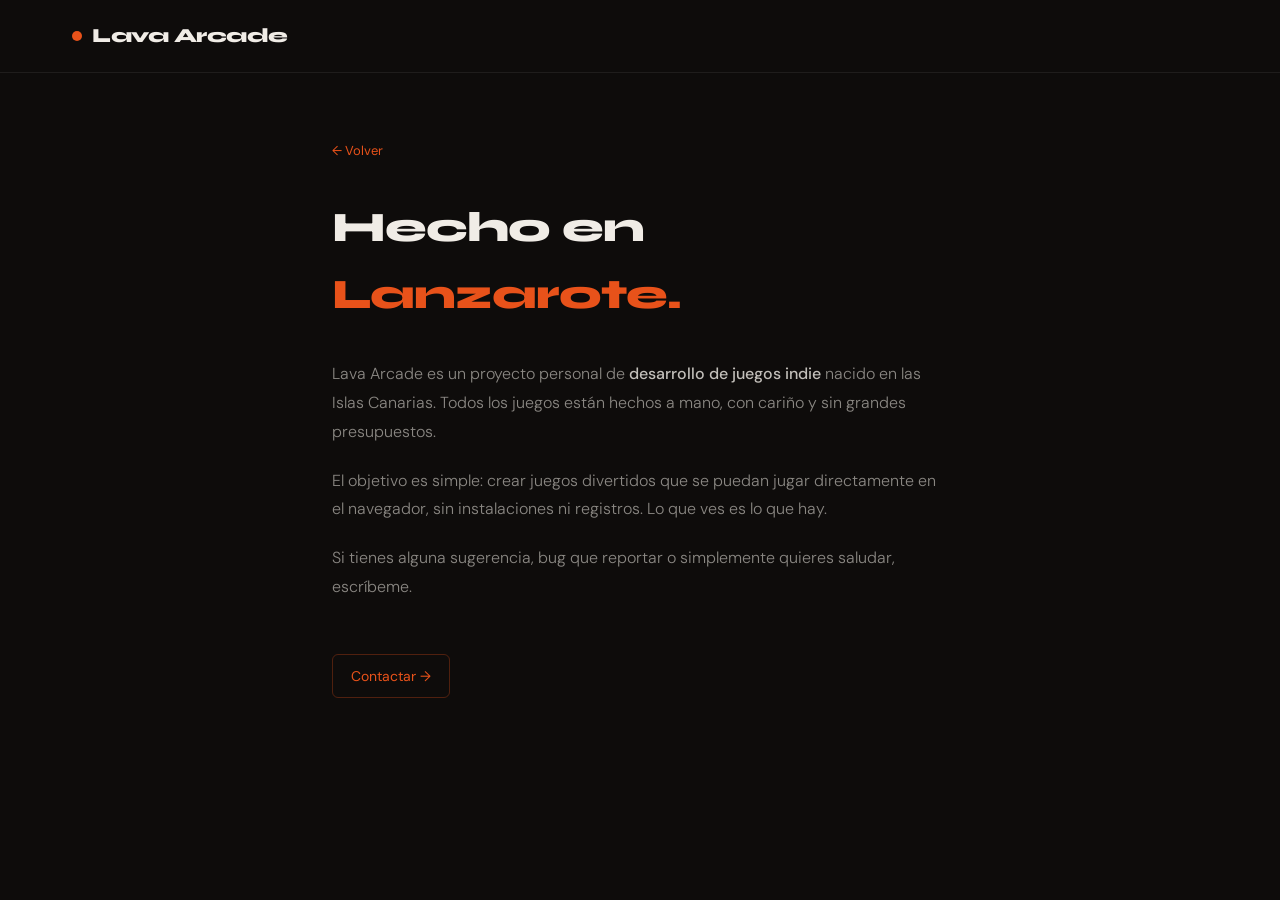
<file: about.html>
<!DOCTYPE html>
<html lang="es">
<head>
  <meta charset="UTF-8" />
  <meta name="viewport" content="width=device-width, initial-scale=1.0" />
  <title>Sobre mí — Lava Arcade</title>
  <link rel="icon" href="assets/favicon.svg" type="image/svg+xml" />
  <link rel="preconnect" href="https://fonts.googleapis.com" />
  <link rel="preconnect" href="https://fonts.gstatic.com" crossorigin />
  <link href="https://fonts.googleapis.com/css2?family=Syne:wght@700;800&family=DM+Sans:wght@300;400;500&display=swap" rel="stylesheet" />
  <link rel="stylesheet" href="assets/css/style.css" />
  <style>
    .prose { max-width: 680px; margin: 0 auto; padding: 4rem 2rem; }
    .prose h1 { font-family: 'Syne', sans-serif; font-size: 42px; font-weight: 800; letter-spacing: -1px; margin-bottom: 2rem; }
    .prose h1 em { font-style: normal; color: #e8521a; }
    .prose p { font-size: 16px; color: rgba(240,236,230,0.55); line-height: 1.8; margin-bottom: 1.25rem; font-weight: 300; }
    .prose strong { color: rgba(240,236,230,0.8); font-weight: 500; }
    .back-link { display: inline-flex; align-items: center; gap: 6px; font-size: 13px; color: #e8521a; margin-bottom: 2rem; }
    .contact-link { display: inline-flex; align-items: center; gap: 8px; margin-top: 2rem; font-size: 14px; color: #e8521a; border: 0.5px solid rgba(232,82,26,0.3); padding: 10px 18px; border-radius: 6px; transition: background 0.18s; }
    .contact-link:hover { background: rgba(232,82,26,0.1); }
  </style>
</head>
<body>
  <nav class="nav">
    <div class="nav-inner">
      <a href="index.html" class="logo"><span class="logo-dot"></span>Lava Arcade</a>
    </div>
  </nav>
  <div class="prose">
    <a href="index.html" class="back-link">← Volver</a>
    <h1>Hecho en <em>Lanzarote.</em></h1>
    <p>Lava Arcade es un proyecto personal de <strong>desarrollo de juegos indie</strong> nacido en las Islas Canarias. Todos los juegos están hechos a mano, con cariño y sin grandes presupuestos.</p>
    <p>El objetivo es simple: crear juegos divertidos que se puedan jugar directamente en el navegador, sin instalaciones ni registros. Lo que ves es lo que hay.</p>
    <p>Si tienes alguna sugerencia, bug que reportar o simplemente quieres saludar, escríbeme.</p>
    <a href="mailto:hola@lavaarcade.com" class="contact-link">Contactar →</a>
  </div>
</body>
</html>
</file>
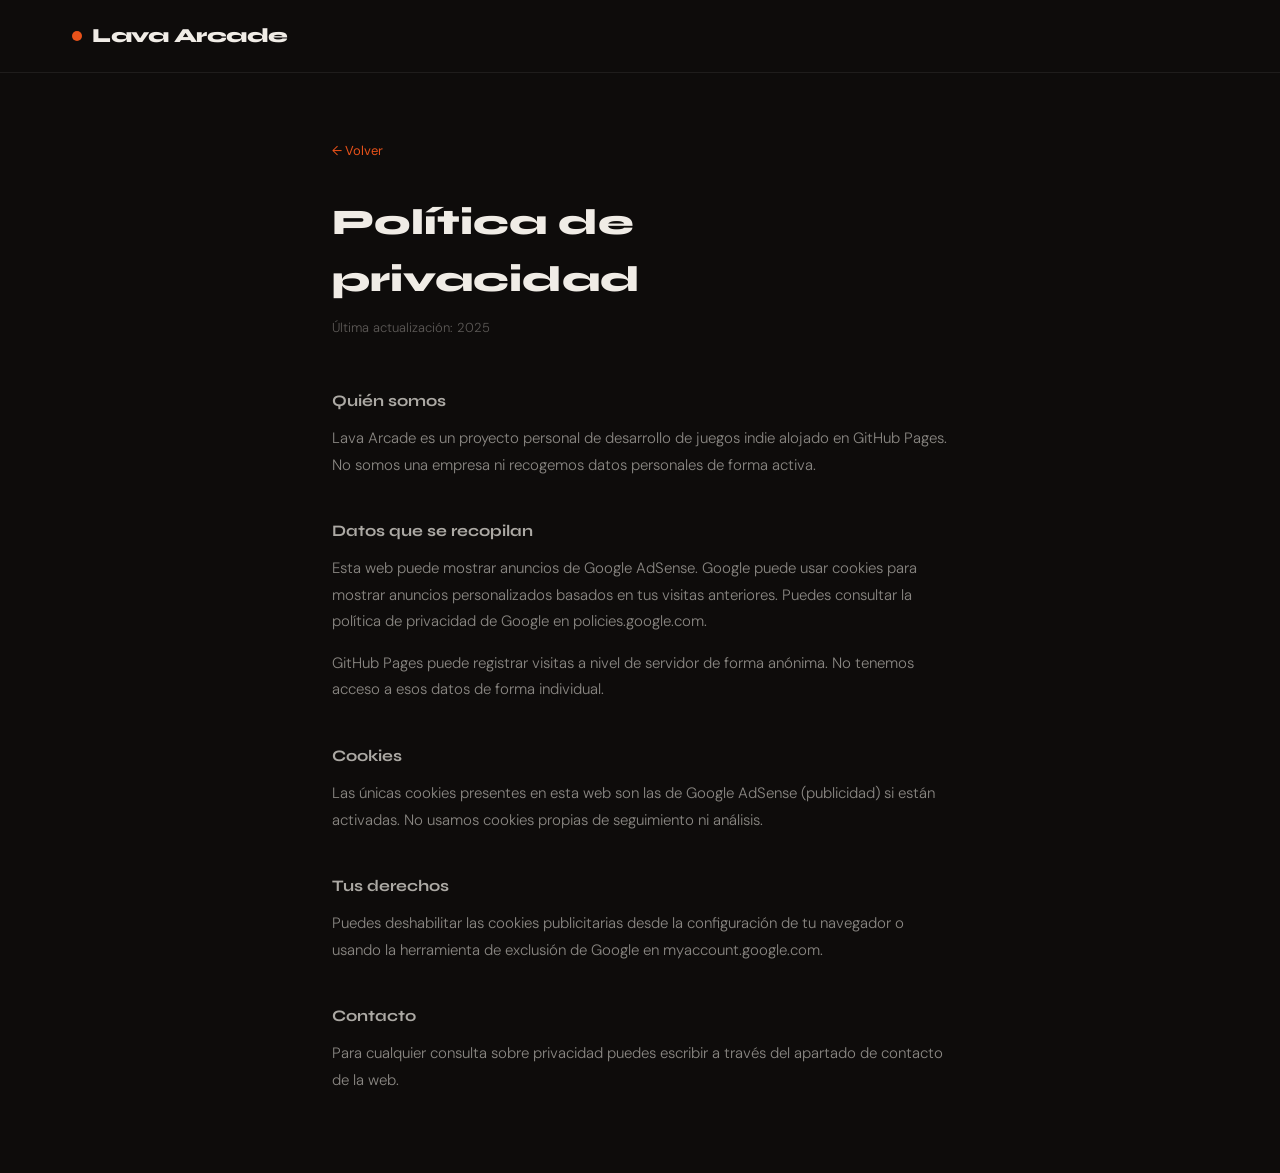
<file: privacy.html>
<!DOCTYPE html>
<html lang="es">
<head>
  <meta charset="UTF-8" />
  <meta name="viewport" content="width=device-width, initial-scale=1.0" />
  <title>Privacidad — Lava Arcade</title>
  <link rel="icon" href="assets/favicon.svg" type="image/svg+xml" />
  <link rel="preconnect" href="https://fonts.googleapis.com" />
  <link rel="preconnect" href="https://fonts.gstatic.com" crossorigin />
  <link href="https://fonts.googleapis.com/css2?family=Syne:wght@700;800&family=DM+Sans:wght@300;400;500&display=swap" rel="stylesheet" />
  <link rel="stylesheet" href="assets/css/style.css" />
  <style>
    .prose { max-width: 680px; margin: 0 auto; padding: 4rem 2rem; }
    .prose h1 { font-family: 'Syne', sans-serif; font-size: 36px; font-weight: 800; margin-bottom: 0.5rem; }
    .prose .date { font-size: 13px; color: rgba(240,236,230,0.35); margin-bottom: 3rem; }
    .prose h2 { font-family: 'Syne', sans-serif; font-size: 16px; font-weight: 700; margin: 2.5rem 0 0.75rem; color: rgba(240,236,230,0.7); }
    .prose p { font-size: 15px; color: rgba(240,236,230,0.55); line-height: 1.75; margin-bottom: 1rem; font-weight: 300; }
    .back-link { display: inline-flex; align-items: center; gap: 6px; font-size: 13px; color: #e8521a; margin-bottom: 2rem; }
  </style>
</head>
<body>
  <nav class="nav">
    <div class="nav-inner">
      <a href="index.html" class="logo"><span class="logo-dot"></span>Lava Arcade</a>
    </div>
  </nav>
  <div class="prose">
    <a href="index.html" class="back-link">← Volver</a>
    <h1>Política de privacidad</h1>
    <p class="date">Última actualización: 2025</p>

    <h2>Quién somos</h2>
    <p>Lava Arcade es un proyecto personal de desarrollo de juegos indie alojado en GitHub Pages. No somos una empresa ni recogemos datos personales de forma activa.</p>

    <h2>Datos que se recopilan</h2>
    <p>Esta web puede mostrar anuncios de Google AdSense. Google puede usar cookies para mostrar anuncios personalizados basados en tus visitas anteriores. Puedes consultar la política de privacidad de Google en policies.google.com.</p>
    <p>GitHub Pages puede registrar visitas a nivel de servidor de forma anónima. No tenemos acceso a esos datos de forma individual.</p>

    <h2>Cookies</h2>
    <p>Las únicas cookies presentes en esta web son las de Google AdSense (publicidad) si están activadas. No usamos cookies propias de seguimiento ni análisis.</p>

    <h2>Tus derechos</h2>
    <p>Puedes deshabilitar las cookies publicitarias desde la configuración de tu navegador o usando la herramienta de exclusión de Google en myaccount.google.com.</p>

    <h2>Contacto</h2>
    <p>Para cualquier consulta sobre privacidad puedes escribir a través del apartado de contacto de la web.</p>
  </div>
</body>
</html>
</file>
<file: assets/css/style.css>
*, *::before, *::after { box-sizing: border-box; margin: 0; padding: 0; }

:root {
  --bg: #0e0c0b;
  --bg-card: #141210;
  --bg-card-hover: #1c1916;
  --bg-featured: #1a1210;
  --text: #f0ece6;
  --text-muted: rgba(240,236,230,0.45);
  --text-faint: rgba(240,236,230,0.2);
  --border: rgba(255,255,255,0.07);
  --border-mid: rgba(255,255,255,0.12);
  --accent: #e8521a;
  --accent-dim: rgba(232,82,26,0.15);
  --accent-border: rgba(232,82,26,0.3);
  --green: #1D9E75;
  --green-dim: rgba(29,158,117,0.15);
  --green-border: rgba(29,158,117,0.3);
  --font-display: 'Syne', sans-serif;
  --font-body: 'DM Sans', sans-serif;
}

html { scroll-behavior: smooth; }

body {
  font-family: var(--font-body);
  background: var(--bg);
  color: var(--text);
  min-height: 100vh;
  font-size: 16px;
  line-height: 1.6;
  -webkit-font-smoothing: antialiased;
}

a { color: inherit; text-decoration: none; }

/* NAV */
.nav {
  position: sticky;
  top: 0;
  z-index: 100;
  background: var(--bg);
  border-bottom: 0.5px solid var(--border);
}

.nav-inner {
  display: flex;
  align-items: center;
  justify-content: space-between;
  padding: 1.25rem 2rem;
  max-width: 1200px;
  margin: 0 auto;
}

.logo {
  font-family: var(--font-display);
  font-weight: 800;
  font-size: 20px;
  letter-spacing: -0.5px;
  display: flex;
  align-items: center;
  gap: 10px;
  color: var(--text);
}

.logo-dot {
  width: 10px;
  height: 10px;
  border-radius: 50%;
  background: var(--accent);
  display: inline-block;
  flex-shrink: 0;
}

.nav-links {
  display: flex;
  gap: 2rem;
  list-style: none;
  font-size: 13px;
  color: var(--text-muted);
}

.nav-links a { transition: color 0.2s; }
.nav-links a:hover { color: var(--text); }

.nav-mobile-btn {
  display: none;
  background: none;
  border: none;
  color: var(--text-muted);
  font-size: 22px;
  cursor: pointer;
  padding: 4px;
}

.nav-links-mobile {
  display: none;
  flex-direction: column;
  list-style: none;
  padding: 0.75rem 2rem 1rem;
  gap: 0.75rem;
  border-top: 0.5px solid var(--border);
}

.nav-links-mobile.open { display: flex; }
.nav-links-mobile a { font-size: 15px; color: var(--text-muted); }
.nav-links-mobile a:hover { color: var(--text); }

/* STATS BAR */
.stats-bar {
  display: flex;
  gap: 2.5rem;
  padding: 1.25rem 2rem;
  border-bottom: 0.5px solid var(--border);
  max-width: 1200px;
  margin: 0 auto;
  width: 100%;
}

.stat-val {
  display: block;
  font-family: var(--font-display);
  font-size: 22px;
  font-weight: 800;
  color: var(--text);
}

.stat-label {
  display: block;
  font-size: 11px;
  color: var(--text-muted);
  text-transform: uppercase;
  letter-spacing: 1px;
  margin-top: 2px;
}

/* HERO */
.hero {
  padding: 5rem 2rem 3.5rem;
  max-width: 1200px;
  margin: 0 auto;
}

.eyebrow {
  font-size: 11px;
  letter-spacing: 3px;
  text-transform: uppercase;
  color: var(--accent);
  margin-bottom: 1.25rem;
  font-weight: 500;
}

.hero h1 {
  font-family: var(--font-display);
  font-size: clamp(42px, 8vw, 64px);
  font-weight: 800;
  line-height: 1.02;
  letter-spacing: -2px;
  margin-bottom: 1.5rem;
  color: var(--text);
}

.hero h1 em {
  font-style: normal;
  color: var(--accent);
}

.hero p {
  font-size: 16px;
  color: var(--text-muted);
  max-width: 460px;
  line-height: 1.7;
  font-weight: 300;
}

/* LAYOUT */
.page-layout {
  display: grid;
  grid-template-columns: 1fr 180px;
  gap: 2rem;
  max-width: 1200px;
  margin: 0 auto;
  padding: 0 2rem 4rem;
  align-items: start;
}

/* ADS */
.ad-banner {
  background: rgba(255,255,255,0.02);
  border: 0.5px dashed var(--border-mid);
  border-radius: 8px;
  padding: 0.875rem 1rem;
  text-align: center;
  color: var(--text-faint);
  font-size: 11px;
  letter-spacing: 1px;
  text-transform: uppercase;
  margin-bottom: 2rem;
}

.sidebar { padding-top: 1rem; }

.ad-sidebar {
  background: rgba(255,255,255,0.02);
  border: 0.5px dashed var(--border-mid);
  border-radius: 8px;
  height: 380px;
  display: flex;
  align-items: center;
  justify-content: center;
  writing-mode: vertical-rl;
  color: var(--text-faint);
  font-size: 11px;
  letter-spacing: 2px;
  text-transform: uppercase;
  margin-bottom: 1rem;
}

/* SECTION */
.section { margin-bottom: 2.5rem; }

.section-header {
  display: flex;
  align-items: baseline;
  justify-content: space-between;
  margin-bottom: 1.25rem;
}

.section-title {
  font-family: var(--font-display);
  font-size: 11px;
  font-weight: 700;
  letter-spacing: 2.5px;
  text-transform: uppercase;
  color: var(--text-muted);
}

/* GAMES GRID */
.games-grid {
  display: grid;
  grid-template-columns: repeat(auto-fill, minmax(200px, 1fr));
  gap: 1px;
  background: var(--border);
  border: 0.5px solid var(--border);
  border-radius: 12px;
  overflow: hidden;
}

.game-card {
  background: var(--bg-card);
  padding: 1.5rem;
  cursor: pointer;
  transition: background 0.18s;
  position: relative;
}

.game-card:hover { background: var(--bg-card-hover); }

.game-card.featured {
  grid-column: span 2;
  display: flex;
  align-items: flex-end;
  min-height: 190px;
  background: var(--bg-featured);
  border-left: 2px solid var(--accent);
}

.game-card.coming-soon {
  display: flex;
  flex-direction: column;
  align-items: center;
  justify-content: center;
  gap: 8px;
  min-height: 140px;
  cursor: default;
  background: transparent;
}

.game-card.coming-soon:hover { background: transparent; }

.coming-icon {
  font-size: 22px;
  color: var(--text-faint);
}

.coming-label {
  font-size: 12px;
  color: var(--text-faint);
}

.play-btn {
  position: absolute;
  top: 1.25rem;
  right: 1.25rem;
  width: 34px;
  height: 34px;
  border-radius: 50%;
  border: 0.5px solid var(--border-mid);
  background: rgba(255,255,255,0.04);
  display: flex;
  align-items: center;
  justify-content: center;
  color: var(--text-muted);
  font-size: 14px;
  transition: all 0.18s;
}

.game-card:hover .play-btn {
  background: var(--accent);
  border-color: var(--accent);
  color: white;
}

.featured-content { flex: 1; }

.featured-badge {
  font-size: 10px;
  letter-spacing: 2px;
  text-transform: uppercase;
  color: var(--accent);
  font-weight: 600;
  margin-bottom: 0.5rem;
}

.game-title {
  font-family: var(--font-display);
  font-size: 16px;
  font-weight: 700;
  margin-bottom: 5px;
  color: var(--text);
}

.game-desc {
  font-size: 12px;
  color: var(--text-muted);
  margin-bottom: 1rem;
  line-height: 1.5;
  max-width: 320px;
}

.game-meta { display: flex; align-items: center; gap: 6px; flex-wrap: wrap; }

.tag {
  font-size: 10px;
  letter-spacing: 0.8px;
  text-transform: uppercase;
  padding: 3px 8px;
  border-radius: 4px;
  font-weight: 500;
}

.tag-genre { background: var(--accent-dim); color: var(--accent); border: 0.5px solid var(--accent-border); }
.tag-new   { background: var(--green-dim); color: var(--green); border: 0.5px solid var(--green-border); }
.tag-html  { background: rgba(255,255,255,0.04); color: var(--text-faint); border: 0.5px solid var(--border-mid); }

/* ANDROID BANNER */
.android-banner {
  background: var(--bg-card);
  border: 0.5px solid var(--border);
  border-radius: 12px;
  padding: 1.5rem;
  display: flex;
  align-items: center;
  gap: 1.25rem;
  flex-wrap: wrap;
}

.android-icon {
  width: 52px;
  height: 52px;
  border-radius: 12px;
  background: var(--accent-dim);
  border: 0.5px solid var(--accent-border);
  display: flex;
  align-items: center;
  justify-content: center;
  font-size: 24px;
  color: var(--accent);
  flex-shrink: 0;
}

.android-text { flex: 1; min-width: 180px; }
.android-text h3 { font-family: var(--font-display); font-size: 15px; font-weight: 700; margin-bottom: 4px; }
.android-text p  { font-size: 12px; color: var(--text-muted); line-height: 1.5; }

.android-btn {
  display: inline-flex;
  align-items: center;
  gap: 6px;
  font-size: 13px;
  color: var(--accent);
  border: 0.5px solid var(--accent-border);
  padding: 8px 16px;
  border-radius: 6px;
  transition: background 0.18s;
  white-space: nowrap;
}

.android-btn:hover { background: var(--accent-dim); }

/* FOOTER */
.footer {
  border-top: 0.5px solid var(--border);
  padding: 1.75rem 2rem;
  display: flex;
  align-items: center;
  justify-content: space-between;
  flex-wrap: wrap;
  gap: 1rem;
  max-width: 1200px;
  margin: 0 auto;
}

.footer-logo { font-family: var(--font-display); font-weight: 800; font-size: 14px; color: var(--text-faint); }

.footer-links { display: flex; gap: 1.5rem; }
.footer-links a { font-size: 12px; color: var(--text-faint); transition: color 0.18s; }
.footer-links a:hover { color: var(--text-muted); }

.footer-copy { font-size: 12px; color: var(--text-faint); }

/* RESPONSIVE */
@media (max-width: 768px) {
  .nav-links { display: none; }
  .nav-mobile-btn { display: block; }

  .stats-bar { gap: 1.5rem; flex-wrap: wrap; padding: 1rem 1.25rem; }

  .hero { padding: 3rem 1.25rem 2.5rem; }

  .page-layout {
    grid-template-columns: 1fr;
    padding: 0 1.25rem 3rem;
  }

  .sidebar { display: none; }

  .game-card.featured { grid-column: span 1; min-height: 160px; }

  .footer { padding: 1.5rem 1.25rem; }
  .footer-copy { display: none; }
}

@media (max-width: 480px) {
  .hero h1 { letter-spacing: -1px; }
  .games-grid { grid-template-columns: 1fr; }
  .game-card.featured { grid-column: span 1; }
}
</file>
